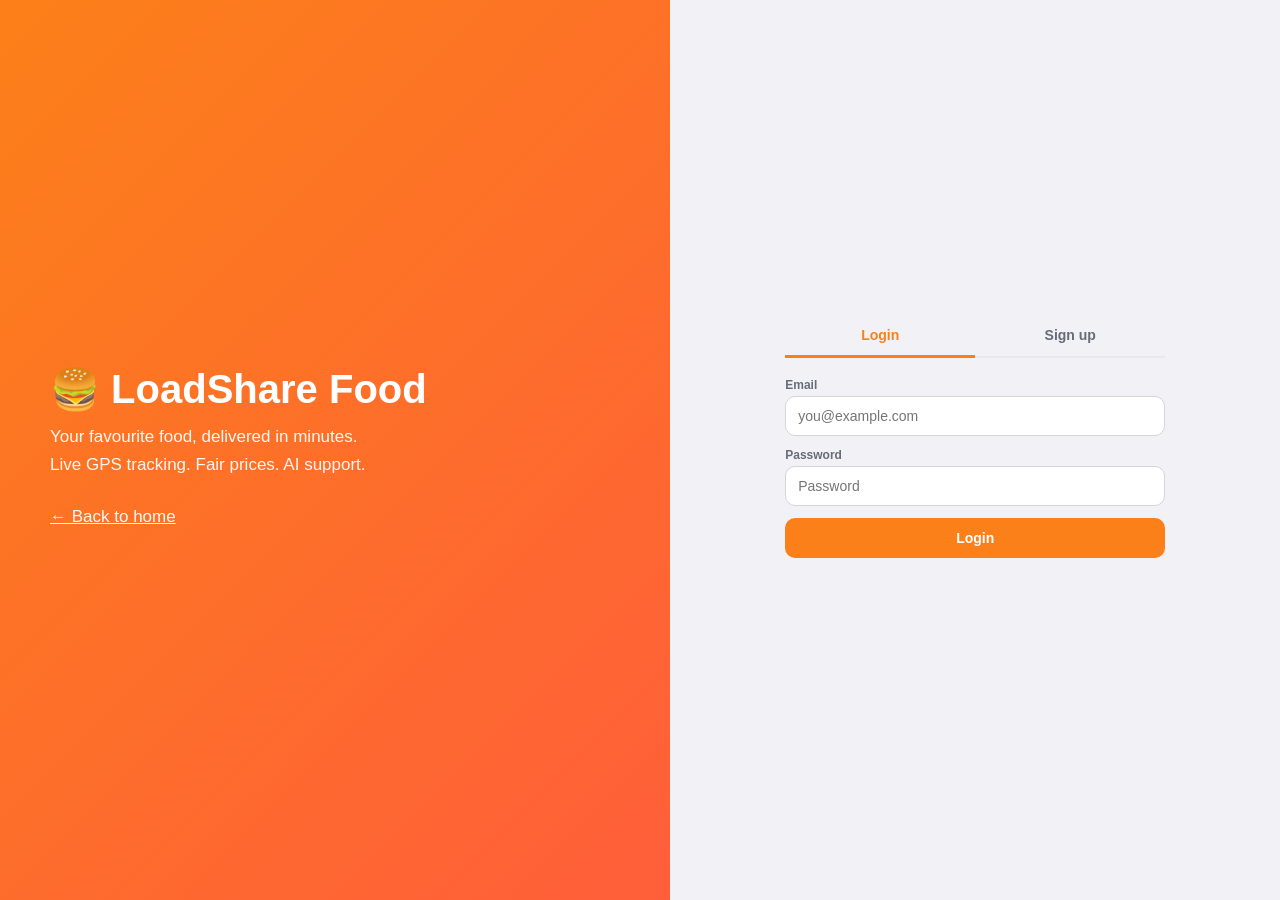
<file: frontend/login.html>
<!DOCTYPE html>
<html>
<head>
  <meta charset="UTF-8">
  <meta name="viewport" content="width=device-width, initial-scale=1.0">
  <title>LoadShare Food - Login</title>
  <link rel="stylesheet" href="css/style.css">
</head>
<body>

  <div class="auth">

    <div class="auth-hero">
      <h1>🍔 LoadShare Food</h1>
      <p>Your favourite food, delivered in minutes.</p>
      <p>Live GPS tracking. Fair prices. AI support.</p>
      <p style="margin-top:24px"><a href="index.html" style="color:#fff">← Back to home</a></p>
    </div>

    <div class="auth-form">
      <div class="auth-box">

        <div class="tabs">
          <button id="tab-login" class="on" onclick="showTab('login')">Login</button>
          <button id="tab-register" onclick="showTab('register')">Sign up</button>
        </div>

        <div id="login-form">
          <label>Email</label>
          <input type="email" id="login-email" placeholder="you@example.com">
          <label>Password</label>
          <input type="password" id="login-password" placeholder="Password"
                 onkeydown="if (event.key === 'Enter') login()">
          <button class="btn full" onclick="login()">Login</button>
        </div>

        <div id="register-form" style="display:none">
          <div class="roles">
            <div class="role on" id="role-customer" onclick="pickRole('customer')">
              <span>🍕</span>Order food
            </div>
            <div class="role" id="role-partner" onclick="pickRole('delivery_partner')">
              <span>🛵</span>Deliver and earn
            </div>
          </div>
          <label>Full name</label>
          <input type="text" id="reg-name" placeholder="Full name">
          <label>Email</label>
          <input type="email" id="reg-email" placeholder="you@example.com">
          <label>Password</label>
          <input type="password" id="reg-password" placeholder="Min 8 characters, letter and number">
          <button class="btn full" onclick="register()">Create account</button>
        </div>

        <p class="msg" id="msg"></p>
      </div>
    </div>

  </div>

  <script src="js/app.js"></script>
  <script>
    let selectedRole = "customer";

    if (getToken()) {
      window.location.href = "dashboard.html";
    }

    function showTab(tab) {
      document.getElementById("login-form").style.display = tab === "login" ? "block" : "none";
      document.getElementById("register-form").style.display = tab === "register" ? "block" : "none";
      document.getElementById("tab-login").className = tab === "login" ? "on" : "";
      document.getElementById("tab-register").className = tab === "register" ? "on" : "";
      setMsg("");
    }

    function pickRole(role) {
      selectedRole = role;
      document.getElementById("role-customer").className = "role" + (role === "customer" ? " on" : "");
      document.getElementById("role-partner").className = "role" + (role === "delivery_partner" ? " on" : "");
    }

    function setMsg(text, type) {
      const m = document.getElementById("msg");
      m.textContent = text;
      m.className = "msg " + (type || "");
    }

    async function doLogin(email, password) {
      const data = await api("/auth/login", "POST", { email: email, password: password });
      setToken(data.access_token);
      window.location.href = "dashboard.html";
    }

    async function login() {
      try {
        await doLogin(
          document.getElementById("login-email").value,
          document.getElementById("login-password").value
        );
      } catch (e) {
        setMsg(e.message, "error");
      }
    }

    async function register() {
      const email = document.getElementById("reg-email").value;
      const password = document.getElementById("reg-password").value;
      try {
        await api("/auth/register", "POST", {
          full_name: document.getElementById("reg-name").value,
          email: email,
          password: password,
          role: selectedRole,
        });
        await doLogin(email, password);
      } catch (e) {
        setMsg(e.message, "error");
      }
    }

    // links from the home page: login.html?tab=signup&role=delivery_partner
    const params = new URLSearchParams(window.location.search);
    if (params.get("tab") === "signup") {
      showTab("register");
      if (params.get("role") === "delivery_partner") pickRole("delivery_partner");
    }
  </script>

</body>
</html>
</file>
<file: frontend/css/style.css>
:root {
  --brand: #fc8019;
  --brand-dark: #e46d0a;
  --ink: #282c3f;
  --muted: #686b78;
  --line: #e9e9eb;
  --bg: #f1f1f6;
  --green: #1ba672;
  --red: #e23744;
  --blue: #2f6fed;
}

* { box-sizing: border-box; margin: 0; padding: 0; font-family: "Segoe UI", Arial, sans-serif; }
body { background: var(--bg); color: var(--ink); }
.muted { color: var(--muted); font-size: 13px; }
small { color: var(--muted); font-size: 11px; letter-spacing: 0.5px; }

/* ---------- Top bar ---------- */
header.top {
  position: sticky; top: 0; z-index: 10; background: #fff;
  box-shadow: 0 2px 8px rgba(40, 44, 63, 0.08);
  padding: 12px 20px; display: flex; align-items: center; gap: 12px;
}
.logo { font-size: 22px; font-weight: 800; color: var(--brand); margin-right: auto; }
.badge {
  background: #fff3e8; color: var(--brand-dark); padding: 4px 10px;
  border-radius: 20px; font-size: 12px; font-weight: 700; text-transform: capitalize;
}
.who { font-size: 14px; font-weight: 600; }

/* ---------- Layout ---------- */
.wrap { max-width: 900px; margin: 0 auto; padding: 20px 16px 100px; }
.wrap.wide { max-width: 1150px; }
.card {
  background: #fff; border-radius: 14px; padding: 20px; margin-bottom: 18px;
  box-shadow: 0 2px 10px rgba(40, 44, 63, 0.06);
}
.card h2 { font-size: 18px; margin-bottom: 14px; }
.grid2 { display: grid; grid-template-columns: 1fr 1fr; gap: 12px; }
.grid3 { display: grid; grid-template-columns: repeat(3, 1fr); gap: 12px; margin-bottom: 18px; }
.grid4 { display: grid; grid-template-columns: repeat(4, 1fr); gap: 12px; margin-bottom: 18px; }
@media (max-width: 640px) {
  .grid2 { grid-template-columns: 1fr; }
  .grid3 { grid-template-columns: 1fr 1fr; }
  .grid4 { grid-template-columns: 1fr 1fr; }
}

.hero {
  background: linear-gradient(135deg, #fc8019, #ff5e3a); color: #fff;
  border-radius: 14px; padding: 26px 22px; margin-bottom: 18px;
}
.hero h1 { font-size: 24px; margin-bottom: 6px; }
.hero p { opacity: 0.92; }

/* ---------- Forms ---------- */
label { display: block; font-size: 12px; font-weight: 700; color: var(--muted); margin-bottom: 4px; }
input, select, textarea {
  width: 100%; padding: 11px 12px; margin-bottom: 12px; border: 1px solid #d4d5d9;
  border-radius: 10px; font-size: 14px; outline: none; background: #fff;
}
input:focus, select:focus { border-color: var(--brand); }

button { font-size: 14px; cursor: pointer; border: none; }
.btn {
  background: var(--brand); color: #fff; padding: 12px 20px; border-radius: 10px;
  font-weight: 700;
}
.btn:hover { background: var(--brand-dark); }
.btn.full { width: 100%; }
.btn.green { background: var(--green); }
.btn.big { padding: 15px; font-size: 16px; width: 100%; }
.btn-ghost {
  background: transparent; border: 1px solid var(--line); color: var(--ink);
  padding: 8px 14px; border-radius: 8px; font-weight: 600;
}
.btn-ghost:hover { border-color: var(--brand); color: var(--brand); }
.btn-small {
  background: #fff; border: 1px solid var(--brand); color: var(--brand);
  padding: 7px 12px; border-radius: 8px; font-weight: 600; font-size: 13px;
}
.btn-small:hover { background: var(--brand); color: #fff; }
.btn-small.danger { border-color: var(--red); color: var(--red); }
.btn-small.danger:hover { background: var(--red); color: #fff; }

.estimate {
  background: #fff3e8; border-radius: 10px; padding: 12px 14px; margin-bottom: 12px;
  font-size: 14px;
}
.estimate b { color: var(--brand-dark); font-size: 18px; }

/* ---------- Order cards ---------- */
.order { border: 1px solid var(--line); border-radius: 12px; padding: 16px; margin-bottom: 14px; background: #fff; }
.order-top { display: flex; justify-content: space-between; align-items: flex-start; gap: 10px; }
.route { display: flex; gap: 12px; align-items: center; margin: 14px 0; }
.route > div:not(.arrow) { flex: 1; }
.route p { font-size: 14px; margin-top: 2px; }
.arrow { color: var(--brand); font-size: 18px; flex: 0; }
.order-foot { display: flex; justify-content: space-between; align-items: center; flex-wrap: wrap; gap: 10px; margin-top: 12px; }
.actions { display: flex; gap: 8px; flex-wrap: wrap; }

.pill { padding: 4px 12px; border-radius: 20px; font-size: 12px; font-weight: 700; white-space: nowrap; }
.pill.pending { background: #fff3e8; color: var(--brand-dark); }
.pill.active { background: #e8f0ff; color: var(--blue); }
.pill.done { background: #e4f7ee; color: var(--green); }
.pill.cancel { background: #fde8ea; color: var(--red); }

/* ---------- Progress steps ---------- */
.steps { display: flex; margin-top: 10px; }
.step { flex: 1; text-align: center; position: relative; }
.step i {
  display: block; width: 14px; height: 14px; border-radius: 50%; background: #d4d5d9;
  margin: 0 auto 6px; position: relative; z-index: 1;
}
.step::before {
  content: ""; position: absolute; top: 6px; left: -50%; width: 100%; height: 3px; background: #d4d5d9;
}
.step:first-child::before { display: none; }
.step.done i { background: var(--green); }
.step.done::before { background: var(--green); }

.timeline { margin-top: 10px; }
.timeline ul { list-style: none; border-left: 2px solid var(--line); padding-left: 14px; margin-top: 6px; }
.timeline li { font-size: 13px; margin-bottom: 8px; }

.empty { text-align: center; color: var(--muted); padding: 30px 10px; }

/* ---------- Stats ---------- */
.stat { background: #fff; border-radius: 12px; padding: 16px; box-shadow: 0 2px 10px rgba(40, 44, 63, 0.06); }
.stat b { font-size: 26px; display: block; margin-top: 2px; }

/* ---------- Table ---------- */
.table-wrap { overflow-x: auto; }
table { width: 100%; border-collapse: collapse; }
th, td { padding: 10px 8px; border-bottom: 1px solid var(--line); text-align: left; font-size: 13px; white-space: nowrap; }
th { color: var(--muted); font-size: 12px; }
td select { margin: 0; padding: 6px; }

/* ---------- Toast ---------- */
#toast {
  position: fixed; bottom: 90px; left: 50%; transform: translateX(-50%) translateY(20px);
  background: var(--ink); color: #fff; padding: 12px 20px; border-radius: 10px;
  opacity: 0; transition: 0.3s; z-index: 200; font-size: 14px; pointer-events: none;
}
#toast.show { opacity: 1; transform: translateX(-50%) translateY(0); }
#toast.error { background: var(--red); }

/* ---------- Chat ---------- */
.fab {
  position: fixed; right: 20px; bottom: 20px; width: 58px; height: 58px; border-radius: 50%;
  background: var(--brand); color: #fff; font-size: 26px; box-shadow: 0 4px 14px rgba(252, 128, 25, 0.5); z-index: 20;
}
.chat {
  position: fixed; right: 20px; bottom: 90px; width: 340px; max-width: calc(100vw - 40px);
  background: #fff; border-radius: 14px; box-shadow: 0 8px 30px rgba(0, 0, 0, 0.2);
  display: none; flex-direction: column; overflow: hidden; z-index: 20;
}
.chat.open { display: flex; }
.chat-head { background: var(--brand); color: #fff; padding: 12px 16px; font-weight: 700; }
#chat-box { height: 300px; overflow-y: auto; padding: 12px; background: #fafafa; }
.bubble { padding: 8px 12px; border-radius: 12px; margin-bottom: 8px; max-width: 85%; font-size: 14px; white-space: pre-wrap; }
.bubble.user { background: var(--brand); color: #fff; margin-left: auto; }
.bubble.bot { background: #ececf0; }
.chat-input { display: flex; gap: 8px; padding: 10px; border-top: 1px solid var(--line); }
.chat-input input { margin: 0; }

/* ---------- Login page ---------- */
.auth { min-height: 100vh; display: grid; grid-template-columns: 1.1fr 1fr; }
.auth-hero {
  background: linear-gradient(135deg, #fc8019, #ff5e3a); color: #fff;
  display: flex; flex-direction: column; justify-content: center; padding: 50px;
}
.auth-hero h1 { font-size: 40px; margin-bottom: 14px; }
.auth-hero p { font-size: 17px; opacity: 0.95; margin-bottom: 8px; }
.auth-form { display: flex; align-items: center; justify-content: center; padding: 30px; }
.auth-box { width: 100%; max-width: 380px; }
.tabs { display: flex; margin-bottom: 20px; border-bottom: 2px solid var(--line); }
.tabs button { flex: 1; background: none; padding: 12px; font-weight: 700; color: var(--muted); border-bottom: 3px solid transparent; margin-bottom: -2px; }
.tabs button.on { color: var(--brand); border-color: var(--brand); }
.roles { display: grid; grid-template-columns: 1fr 1fr; gap: 10px; margin-bottom: 12px; }
.role {
  border: 2px solid var(--line); border-radius: 12px; padding: 12px; text-align: center;
  cursor: pointer; background: #fff; font-weight: 600; font-size: 13px;
}
.role.on { border-color: var(--brand); background: #fff3e8; }
.role span { display: block; font-size: 26px; }
.msg { margin-top: 10px; font-size: 14px; min-height: 18px; }
.msg.error { color: var(--red); }
.msg.ok { color: var(--green); }
@media (max-width: 800px) {
  .auth { grid-template-columns: 1fr; }
  .auth-hero { padding: 30px 24px; }
  .auth-hero h1 { font-size: 28px; }
}

/* ---------- Food delivery ---------- */
.rest {
  display: flex; gap: 14px; align-items: center; padding: 14px;
  border: 1px solid var(--line); border-radius: 12px; margin-bottom: 12px;
  cursor: pointer; background: #fff;
}
.rest:hover { border-color: var(--brand); box-shadow: 0 4px 14px rgba(252, 128, 25, 0.15); }
.rest.closed { opacity: 0.55; }
.rest-img {
  width: 70px; height: 70px; border-radius: 12px; background: #fff3e8;
  display: grid; place-items: center; font-size: 36px; flex: 0 0 70px;
  position: relative; overflow: hidden;
}
.rest-img img {
  position: absolute; inset: 0; width: 100%; height: 100%;
  object-fit: cover; border-radius: 12px;
}
.menu-row {
  display: flex; justify-content: space-between; align-items: center; gap: 12px;
  padding: 14px 0; border-bottom: 1px solid var(--line);
}
.dot { display: inline-block; width: 12px; height: 12px; border: 2px solid; border-radius: 3px; margin-right: 6px; position: relative; top: 1px; }
.dot.veg { border-color: var(--green); background: radial-gradient(var(--green) 40%, #fff 45%); }
.dot.nonveg { border-color: var(--red); background: radial-gradient(var(--red) 40%, #fff 45%); }
.qty { display: flex; align-items: center; border: 1px solid var(--brand); border-radius: 8px; overflow: hidden; }
.qty button { background: #fff; color: var(--brand); width: 30px; height: 32px; font-size: 18px; font-weight: 700; }
.qty button:hover { background: var(--brand); color: #fff; }
.qty span { width: 30px; text-align: center; font-weight: 700; }
.cartbar {
  position: fixed; left: 50%; transform: translateX(-50%); bottom: 20px;
  width: calc(100% - 120px); max-width: 700px; background: var(--green); color: #fff;
  padding: 14px 20px; border-radius: 12px; display: flex; justify-content: space-between;
  align-items: center; z-index: 15; box-shadow: 0 6px 20px rgba(27, 166, 114, 0.4);
}
.cartbar button { background: #fff; color: var(--green); padding: 8px 16px; border-radius: 8px; font-weight: 700; }
.bill-row { display: flex; justify-content: space-between; padding: 6px 0; font-size: 14px; }
.bill-row.total { border-top: 1px dashed #bbb; margin-top: 8px; padding-top: 10px; font-weight: 800; font-size: 16px; }
.items-line { font-size: 13px; color: var(--muted); margin-top: 4px; }

/* ---------- Home filters ---------- */
.chips { display: flex; gap: 10px; overflow-x: auto; padding-bottom: 8px; margin: 12px 0; }
.chip {
  flex: 0 0 auto; display: flex; flex-direction: column; align-items: center; gap: 4px;
  background: #fff; border: 2px solid var(--line); border-radius: 14px;
  padding: 10px 14px; min-width: 78px; cursor: pointer; font-size: 12px; font-weight: 700; color: var(--ink);
}
.chip span { font-size: 28px; }
.chip.on { border-color: var(--brand); background: #fff3e8; color: var(--brand-dark); }
.filter-row { display: flex; gap: 10px; align-items: center; flex-wrap: wrap; margin-bottom: 14px; }
.filter-row input { margin: 0; flex: 1; min-width: 180px; }
.filter-row select { margin: 0; width: auto; }
.toggle {
  background: #fff; border: 1px solid var(--line); border-radius: 20px;
  padding: 9px 16px; font-weight: 700; font-size: 13px; color: var(--ink);
}
.toggle.on { background: var(--green); border-color: var(--green); color: #fff; }

/* ---------- Live badge and ETA ---------- */
.live {
  display: none; background: #e4f7ee; color: var(--green);
  padding: 4px 10px; border-radius: 20px; font-size: 12px; font-weight: 700;
}
.eta { color: var(--brand-dark); font-weight: 700; font-size: 13px; margin-top: 4px; }

/* ---------- Payment popup, cash box ---------- */
.modal {
  position: fixed; inset: 0; background: rgba(0, 0, 0, 0.55);
  display: flex; align-items: center; justify-content: center; z-index: 100; padding: 16px;
}
.modal-box {
  background: #fff; border-radius: 16px; padding: 24px; width: 100%; max-width: 360px;
  text-align: center; max-height: 95vh; overflow-y: auto;
}
.modal-box.wide { max-width: 640px; }
.qr { display: flex; justify-content: center; margin: 14px 0; }
.cashbox {
  background: #fff3e8; border: 1px dashed var(--brand); color: var(--brand-dark);
  padding: 12px; border-radius: 10px; margin-top: 12px; font-size: 14px;
}
.paidbox {
  background: #e4f7ee; color: var(--green); padding: 12px; border-radius: 10px;
  margin-top: 12px; font-size: 14px; font-weight: 700;
}

/* ---------- My orders button and side panel ---------- */
.orders-btn {
  background: #fff3e8; color: var(--brand-dark); border: 1px solid var(--brand);
  padding: 8px 14px; border-radius: 20px; font-weight: 700;
  display: inline-flex; gap: 8px; align-items: center;
}
.orders-btn:hover { background: var(--brand); color: #fff; }
.orders-btn b {
  display: none; background: var(--brand); color: #fff; border-radius: 10px;
  padding: 1px 8px; font-size: 12px;
}
.orders-btn:hover b { background: #fff; color: var(--brand); }

.drawer-bg {
  position: fixed; inset: 0; background: rgba(0, 0, 0, 0.45); opacity: 0;
  pointer-events: none; transition: 0.25s; z-index: 60;
}
.drawer-bg.open { opacity: 1; pointer-events: auto; }
.drawer {
  position: fixed; top: 0; right: 0; height: 100%; width: 480px; max-width: 100vw;
  background: #f7f7fa; z-index: 70; transform: translateX(100%); transition: 0.3s;
  display: flex; flex-direction: column; box-shadow: -8px 0 30px rgba(0, 0, 0, 0.2);
}
.drawer.open { transform: none; }
.drawer-head {
  display: flex; justify-content: space-between; align-items: center;
  padding: 16px 18px; background: #fff; border-bottom: 1px solid var(--line);
}
.drawer-head h2 { font-size: 18px; }
.drawer-tabs { display: flex; background: #fff; border-bottom: 1px solid var(--line); }
.drawer-tabs button {
  flex: 1; background: none; padding: 12px; font-weight: 700; color: var(--muted);
  border-bottom: 3px solid transparent;
}
.drawer-tabs button.on { color: var(--brand); border-color: var(--brand); }
.drawer-body { flex: 1; overflow-y: auto; padding: 14px; }
.drawer .route { flex-direction: column; align-items: flex-start; gap: 4px; }
.drawer .arrow { transform: rotate(90deg); }

/* ---------- Admin tabs and charts ---------- */
.atabs { display: flex; gap: 8px; overflow-x: auto; margin-bottom: 16px; padding-bottom: 4px; }
.atabs button {
  background: #fff; border: 1px solid var(--line); padding: 10px 16px;
  border-radius: 20px; font-weight: 700; white-space: nowrap; color: var(--ink);
}
.atabs button.on { background: var(--brand); border-color: var(--brand); color: #fff; }
.chart-box { position: relative; height: 260px; }
.pk {
  display: inline-block; background: #fff3e8; color: var(--brand-dark);
  border-radius: 20px; padding: 6px 14px; font-weight: 700; margin: 0 8px 8px 0;
}
.bar { background: #eee; border-radius: 6px; height: 8px; min-width: 90px; }
.bar i { display: block; height: 8px; background: var(--brand); border-radius: 6px; }

/* ---------- Map and receipt ---------- */
#map { height: 340px; border-radius: 12px; margin: 12px 0; z-index: 1; }
.legend { display: flex; gap: 16px; justify-content: center; font-size: 13px; margin-bottom: 12px; flex-wrap: wrap; }
.receipt { text-align: left; }
.receipt h2 { text-align: center; }
.receipt table { margin: 12px 0; }
.receipt .center { text-align: center; }

@media print {
  body * { visibility: hidden; }
  .modal, .modal * { visibility: visible; }
  .modal { position: absolute; inset: 0; background: #fff; }
  .no-print { display: none !important; }
}

.btn:disabled { opacity: 0.5; cursor: not-allowed; }
</file>
